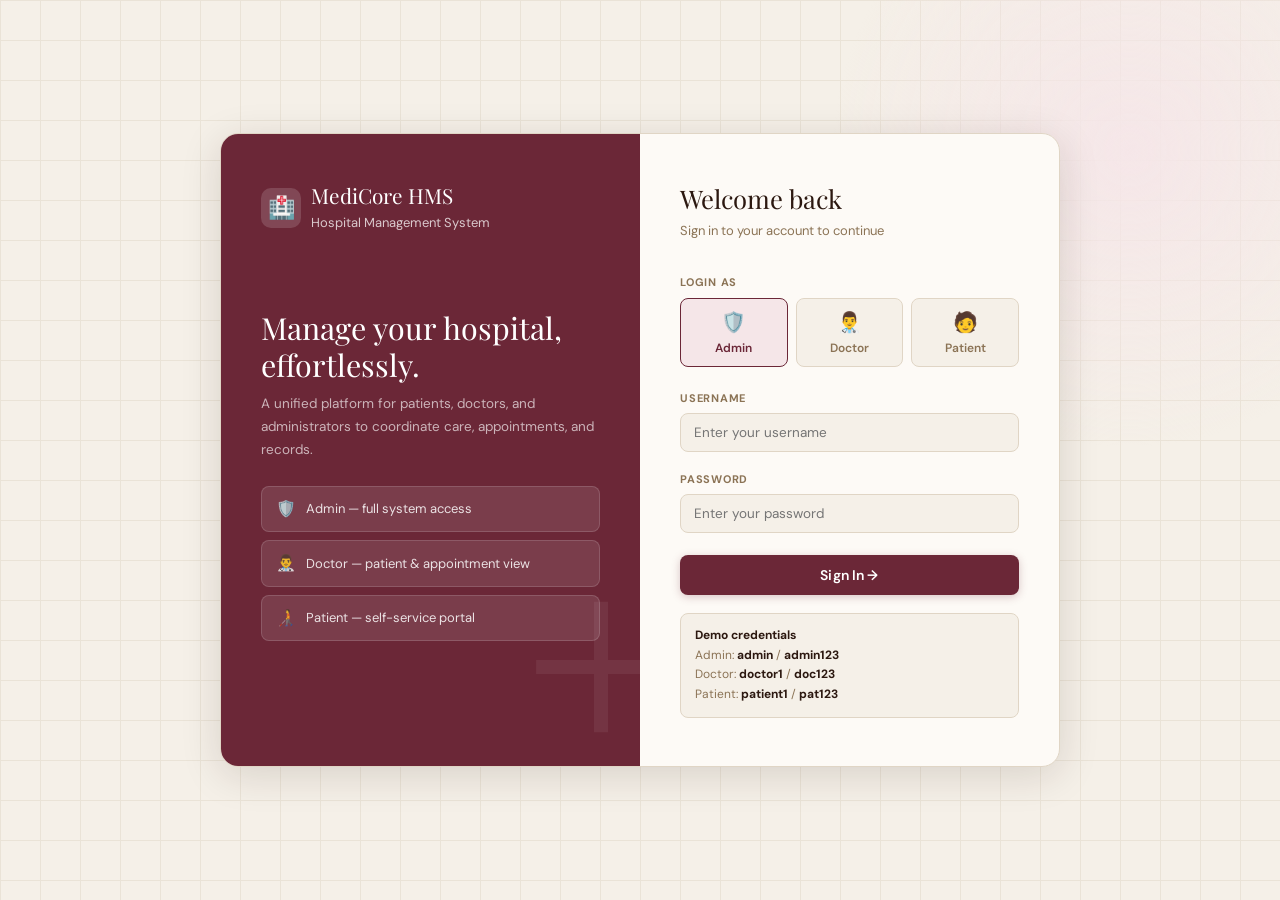
<file: index.html>
<!DOCTYPE html>
<html lang="en">
<head>
  <meta charset="UTF-8" />
  <link rel="icon" href="data:image/svg+xml,<svg xmlns='http://www.w3.org/2000/svg' viewBox='0 0 100 100'><text y='.9em' font-size='90'>🏥</text></svg>">
  <meta name="viewport" content="width=device-width, initial-scale=1.0"/>
  <title>MediCore HMS — Login</title>
  <link rel="stylesheet" href="style.css"/>
  <style>
    body {
      display: flex;
      align-items: center;
      justify-content: center;
      min-height: 100vh;
      background: var(--bg);
      position: relative;
      overflow: hidden;
    }
    /* decorative background grid */
    body::before {
      content: '';
      position: fixed; inset: 0;
      background-image:
        linear-gradient(var(--border) 1px, transparent 1px),
        linear-gradient(90deg, var(--border) 1px, transparent 1px);
      background-size: 40px 40px;
      opacity: 0.5;
      pointer-events: none;
    }
    /* large accent circle */
    body::after {
      content: '';
      position: fixed;
      width: 600px; height: 600px;
      border-radius: 50%;
      background: radial-gradient(circle, var(--accent-lt) 0%, transparent 70%);
      top: -150px; right: -150px;
      pointer-events: none;
    }
    .login-wrap {
      display: grid;
      grid-template-columns: 1fr 1fr;
      background: var(--surface);
      border: 1px solid var(--border);
      border-radius: 18px;
      box-shadow: var(--shadow-lg);
      overflow: hidden;
      width: 840px;
      max-width: 96vw;
      position: relative;
      z-index: 1;
      animation: slideUp 0.5s cubic-bezier(0.16,1,0.3,1) both;
    }
    @keyframes slideUp {
      from { opacity: 0; transform: translateY(30px); }
      to   { opacity: 1; transform: none; }
    }
    /* Left panel */
    .login-panel {
      background: var(--accent);
      padding: 48px 40px;
      display: flex;
      flex-direction: column;
      justify-content: space-between;
      position: relative;
      overflow: hidden;
    }
    .login-panel::before {
      content: '+';
      position: absolute;
      font-size: 280px;
      font-family: 'DM Serif Display', serif;
      color: rgba(255,255,255,0.06);
      right: -40px; bottom: -40px;
      line-height: 1;
    }
    .login-brand {
      display: flex;
      align-items: center;
      gap: 10px;
      color: #fff;
    }
    .login-brand .logo {
      width: 40px; height: 40px;
      background: rgba(255,255,255,0.15);
      border-radius: 10px;
      display: flex; align-items: center; justify-content: center;
      font-size: 22px;
    }
    .login-brand h1 {
      font-size: 1.3rem;
      color: #fff;
    }
    .login-tagline {
      color: rgba(255,255,255,0.75);
      font-size: 13px;
      margin-top: 4px;
      font-weight: 400;
    }
    .login-panel-body { flex: 1; display: flex; flex-direction: column; justify-content: center; padding: 32px 0; }
    .login-panel-body h2 { color: #fff; font-size: 1.9rem; line-height: 1.2; }
    .login-panel-body p { color: rgba(255,255,255,0.65); margin-top: 10px; font-size: 13.5px; line-height: 1.7; }
    .login-roles {
      display: flex;
      flex-direction: column;
      gap: 8px;
      margin-top: 24px;
    }
    .role-pill {
      display: flex;
      align-items: center;
      gap: 10px;
      background: rgba(255,255,255,0.1);
      border: 1px solid rgba(255,255,255,0.15);
      border-radius: 8px;
      padding: 9px 14px;
      color: rgba(255,255,255,0.85);
      font-size: 13px;
    }
    .role-pill .icon { font-size: 16px; }
    .login-footer { color: rgba(255,255,255,0.4); font-size: 11px; }

    /* Right panel - form */
    .login-form-panel {
      padding: 48px 40px;
      display: flex;
      flex-direction: column;
      justify-content: center;
    }
    .login-form-panel h2 { font-size: 1.6rem; margin-bottom: 6px; }
    .login-form-panel > p { color: var(--muted); font-size: 13px; margin-bottom: 32px; }
    .login-form { display: flex; flex-direction: column; gap: 18px; }
    .login-form .form-group { gap: 6px; }
    .role-select-group { display: grid; grid-template-columns: 1fr 1fr 1fr; gap: 8px; margin-bottom: 4px; }
    .role-btn {
      display: flex;
      flex-direction: column;
      align-items: center;
      gap: 5px;
      padding: 10px 6px;
      border: 1.5px solid var(--border);
      border-radius: 8px;
      background: var(--bg);
      cursor: pointer;
      font-family: 'DM Sans', sans-serif;
      font-size: 12px;
      font-weight: 600;
      color: var(--muted);
      transition: all 0.18s;
    }
    .role-btn .icon { font-size: 20px; }
    .role-btn.selected {
      border-color: var(--accent);
      background: var(--accent-lt);
      color: var(--accent);
    }
    .error-msg {
      background: var(--red-lt);
      color: var(--red);
      border-radius: 7px;
      padding: 10px 14px;
      font-size: 13px;
      display: none;
    }
    .error-msg.show { display: block; }
    .btn-login {
      width: 100%;
      justify-content: center;
      padding: 11px;
      font-size: 14px;
      border-radius: 8px;
      margin-top: 4px;
    }
    .demo-hint {
      margin-top: 18px;
      background: var(--bg);
      border: 1px solid var(--border);
      border-radius: 8px;
      padding: 12px 14px;
      font-size: 12px;
      color: var(--muted);
    }
    .demo-hint strong { color: var(--text); }
    @media (max-width: 680px) {
      .login-wrap { grid-template-columns: 1fr; }
      .login-panel { display: none; }
    }
  </style>
</head>
<body>
  <div class="login-wrap">
    <!-- Left visual panel -->
    <div class="login-panel">
      <div class="login-brand">
        <div class="logo">🏥</div>
        <div>
          <h1>MediCore HMS</h1>
          <p class="login-tagline">Hospital Management System</p>
        </div>
      </div>
      <div class="login-panel-body">
        <h2>Manage your hospital, effortlessly.</h2>
        <p>A unified platform for patients, doctors, and administrators to coordinate care, appointments, and records.</p>
        <div class="login-roles">
          <div class="role-pill"><span class="icon">🛡️</span> Admin — full system access</div>
          <div class="role-pill"><span class="icon">👨‍⚕️</span> Doctor — patient &amp; appointment view</div>
          <div class="role-pill"><span class="icon">🧑‍🦯</span> Patient — self-service portal</div>
        </div>
      </div>
    </div>

    <!-- Right form panel -->
    <div class="login-form-panel">
      <h2>Welcome back</h2>
      <p>Sign in to your account to continue</p>

      <div class="login-form">
        <div class="form-group">
          <label>Login as</label>
          <div class="role-select-group">
            <button class="role-btn selected" data-role="admin" onclick="selectRole('admin')">
              <span class="icon">🛡️</span> Admin
            </button>
            <button class="role-btn" data-role="doctor" onclick="selectRole('doctor')">
              <span class="icon">👨‍⚕️</span> Doctor
            </button>
            <button class="role-btn" data-role="patient" onclick="selectRole('patient')">
              <span class="icon">🧑</span> Patient
            </button>
          </div>
        </div>

        <div class="form-group">
          <label for="username">Username</label>
          <input type="text" id="username" placeholder="Enter your username" autocomplete="username"/>
        </div>

        <div class="form-group">
          <label for="password">Password</label>
          <input type="password" id="password" placeholder="Enter your password" autocomplete="current-password"
            onkeydown="if(event.key==='Enter') doLogin()"/>
        </div>

        <div class="error-msg" id="loginError">Invalid username or password. Please try again.</div>

        <button class="btn btn-primary btn-login" onclick="doLogin()">Sign In →</button>
      </div>

      <div class="demo-hint">
        <strong>Demo credentials</strong><br/>
        Admin: <strong>admin</strong> / <strong>admin123</strong><br/>
        Doctor: <strong>doctor1</strong> / <strong>doc123</strong><br/>
        Patient: <strong>patient1</strong> / <strong>pat123</strong>
      </div>
    </div>
  </div>

  <script>
    let selectedRole = 'admin';

    function selectRole(role) {
      selectedRole = role;
      document.querySelectorAll('.role-btn').forEach(b => b.classList.remove('selected'));
      document.querySelector(`[data-role="${role}"]`).classList.add('selected');
    }

    async function doLogin() {
  const username = document.getElementById('username').value;
  const password = document.getElementById('password').value;

  const res = await fetch('http://localhost:8000/login', {
    method: 'POST',
    headers: {
      'Content-Type': 'application/x-www-form-urlencoded'
    },
    body: `username=${username}&password=${password}`
  });

  const role = await res.text();

  if (role === "invalid") {
    document.getElementById('loginError').textContent = "Invalid credentials";
    document.getElementById('loginError').classList.add('show');
    return;
  }

  if (role !== selectedRole) {
    document.getElementById('loginError').textContent = "Wrong role selected!";
    document.getElementById('loginError').classList.add('show');
    return;
  }
  sessionStorage.setItem('hms_user', JSON.stringify({ username, role }));

  window.location.href = role + ".html";
}
  </script>
</body>
</html>
</file>
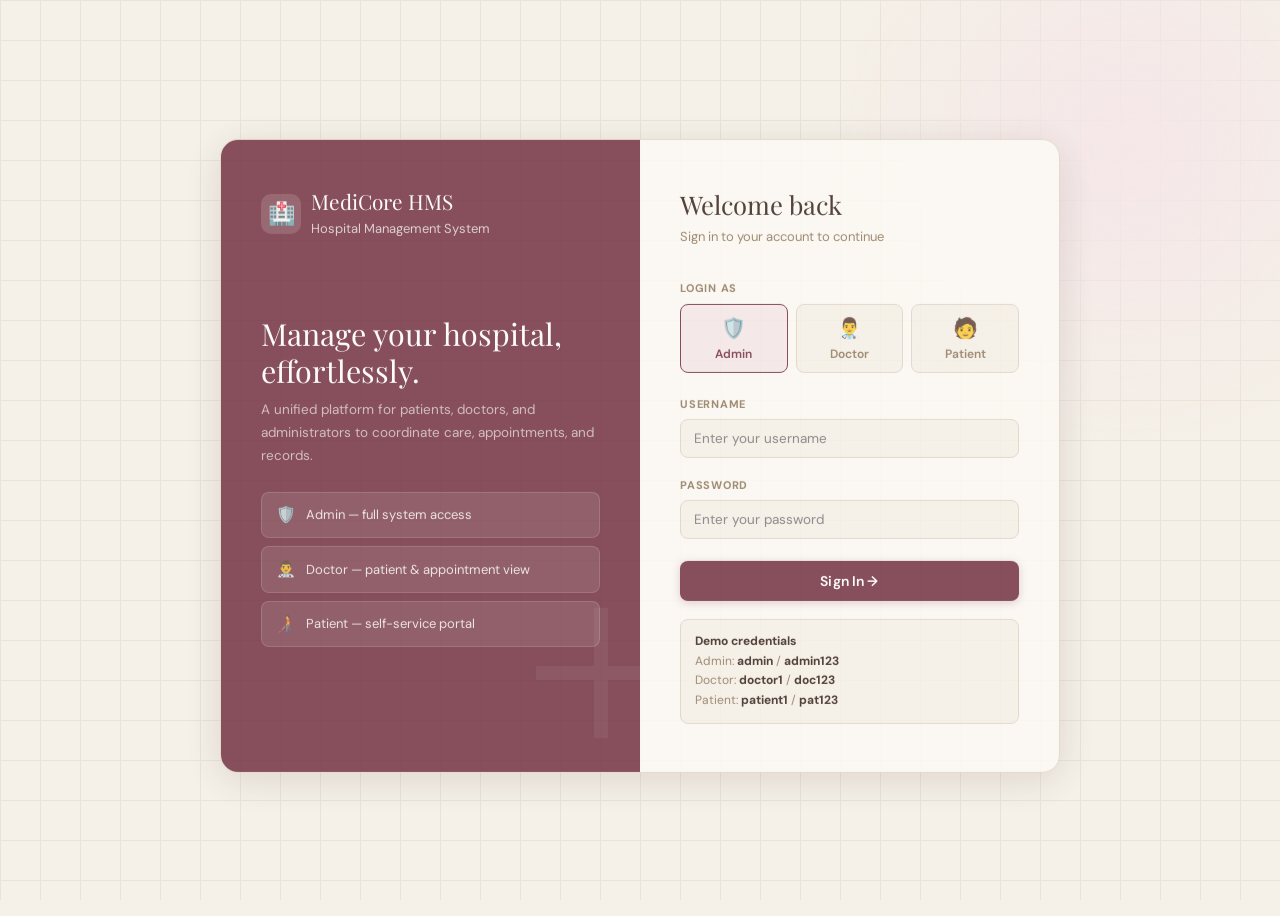
<file: admin.html>
<!DOCTYPE html>
<html lang="en">
<head>
  <meta charset="UTF-8" />
  <link rel="icon" href="data:image/svg+xml,<svg xmlns='http://www.w3.org/2000/svg' viewBox='0 0 100 100'><text y='.9em' font-size='90'>🏥</text></svg>">
  <title>Admin Dashboard</title>
  <link rel="stylesheet" href="style.css" />
</head>
<body onload="initAdmin()">

<div class="app-shell">

  <!-- TOPBAR -->
  <div class="topbar">
    <div class="topbar-brand">
      <div class="logo-icon">🏥</div>
      <span>MediCore HMS</span>
    </div>
    <div class="topbar-right">
      <div class="topbar-user">
        <div class="avatar">A</div>
        <span>Admin</span>
      </div>
      <button class="btn-logout" onclick="logout()">Logout</button>
    </div>
  </div>

  <!-- SIDEBAR -->
  <div class="sidebar">
    <div class="nav-item active" onclick="activatePage('dashboard','nav1')" id="nav1">📊 Dashboard</div>
    <div class="nav-item" onclick="activatePage('patients','nav2')" id="nav2">🧑 Patients</div>
    <div class="nav-item" onclick="activatePage('doctors','nav3')" id="nav3">👨‍⚕️ Doctors</div>
    <div class="nav-item" onclick="activatePage('appointments','nav4')" id="nav4">📅 Appointments</div>
  </div>

  <!-- MAIN -->
  <div class="main">

    <!-- DASHBOARD -->
    <div class="page active" id="dashboard">
      <div class="stats-grid">
        <div class="stat-card">
          <div class="stat-icon blue">👥</div>
          <div>
            <div class="stat-label">Patients</div>
            <div class="stat-value" id="totalPatients"></div>
          </div>
        </div>

        <div class="stat-card">
          <div class="stat-icon green">👨‍⚕️</div>
          <div>
            <div class="stat-label">Doctors</div>
            <div class="stat-value" id="totalDoctors"></div>
          </div>
        </div>

        <div class="stat-card">
          <div class="stat-icon amber">📅</div>
          <div>
            <div class="stat-label">Appointments</div>
            <div class="stat-value" id="totalAppointments"></div>
          </div>
        </div>
      </div>
    </div>

    <!-- PATIENTS -->
    <div class="page" id="patients">
      <div class="card">
        <div class="card-header"><h3>All Patients</h3></div>
        <div class="card-body">
          <table id="patientTable"></table>
        </div>
      </div>
    </div>

    <!-- DOCTORS -->
    <div class="page" id="doctors">
      <div class="card">
        <div class="card-header"><h3>All Doctors</h3></div>
        <div class="card-body">
          <table id="doctorTable"></table>
        </div>
      </div>
    </div>

    <!-- APPOINTMENTS -->
    <div class="page" id="appointments">
      <div class="card">
        <div class="card-header"><h3>All Appointments</h3></div>
        <div class="card-body">
          <table id="apptTable"></table>
        </div>
      </div>
    </div>

  </div>
</div>

<script src="script.js"></script>

<script>
async function initAdmin() {
  requireLogin('admin');
  await Promise.all([loadPatients(), loadDoctors(), loadAppointments()]);
}

async function loadPatients() {
  const res = await fetch('http://localhost:8000/getPatients');
  const raw = await res.text();
  const rows = raw.split('##').filter(s => s.trim());

  document.getElementById('totalPatients').innerText = rows.length;

  let html = "<tr><th>ID</th><th>Name</th><th>Phone</th></tr>";
  rows.forEach(row => {
    const [id, name, phone] = row.split('|');
    html += `<tr><td>${id}</td><td>${name}</td><td>${phone}</td></tr>`;
  });
  document.getElementById('patientTable').innerHTML = html;
}

async function loadDoctors() {
  const res = await fetch('http://localhost:8000/getDoctors');
  const raw = await res.text();
  const rows = raw.split('##').filter(s => s.trim());

  document.getElementById('totalDoctors').innerText = rows.length;

  let html = "<tr><th>ID</th><th>Name</th><th>Specialization</th><th>Phone</th><th>Available Days</th></tr>";
  rows.forEach(row => {
    const [id, name, spec, phone, days] = row.split('|');
    html += `<tr><td>${id}</td><td>${name}</td><td>${spec}</td><td>${phone}</td><td>${days}</td></tr>`;
  });
  document.getElementById('doctorTable').innerHTML = html;
}

async function loadAppointments() {
  const res = await fetch('http://localhost:8000/getAppointments');
  const raw = await res.text();
  const rows = raw.split('##').filter(s => s.trim());

  document.getElementById('totalAppointments').innerText = rows.length;

  let html = "<tr><th>ID</th><th>Patient</th><th>Doctor</th><th>Date & Time</th><th>Status</th></tr>";
  rows.forEach(row => {
    const [id, patient, doctor, datetime, status] = row.split('|');
    const badgeClass = status === 'scheduled' ? 'badge-amber'
                     : status === 'completed' ? 'badge-green'
                     : 'badge-red';
    html += `<tr>
      <td>${id}</td><td>${patient}</td><td>${doctor}</td>
      <td>${datetime}</td>
      <td><span class="badge ${badgeClass}">${status}</span></td>
    </tr>`;
  });
  document.getElementById('apptTable').innerHTML = html;
}
</script>

</body>
</html>
</file>
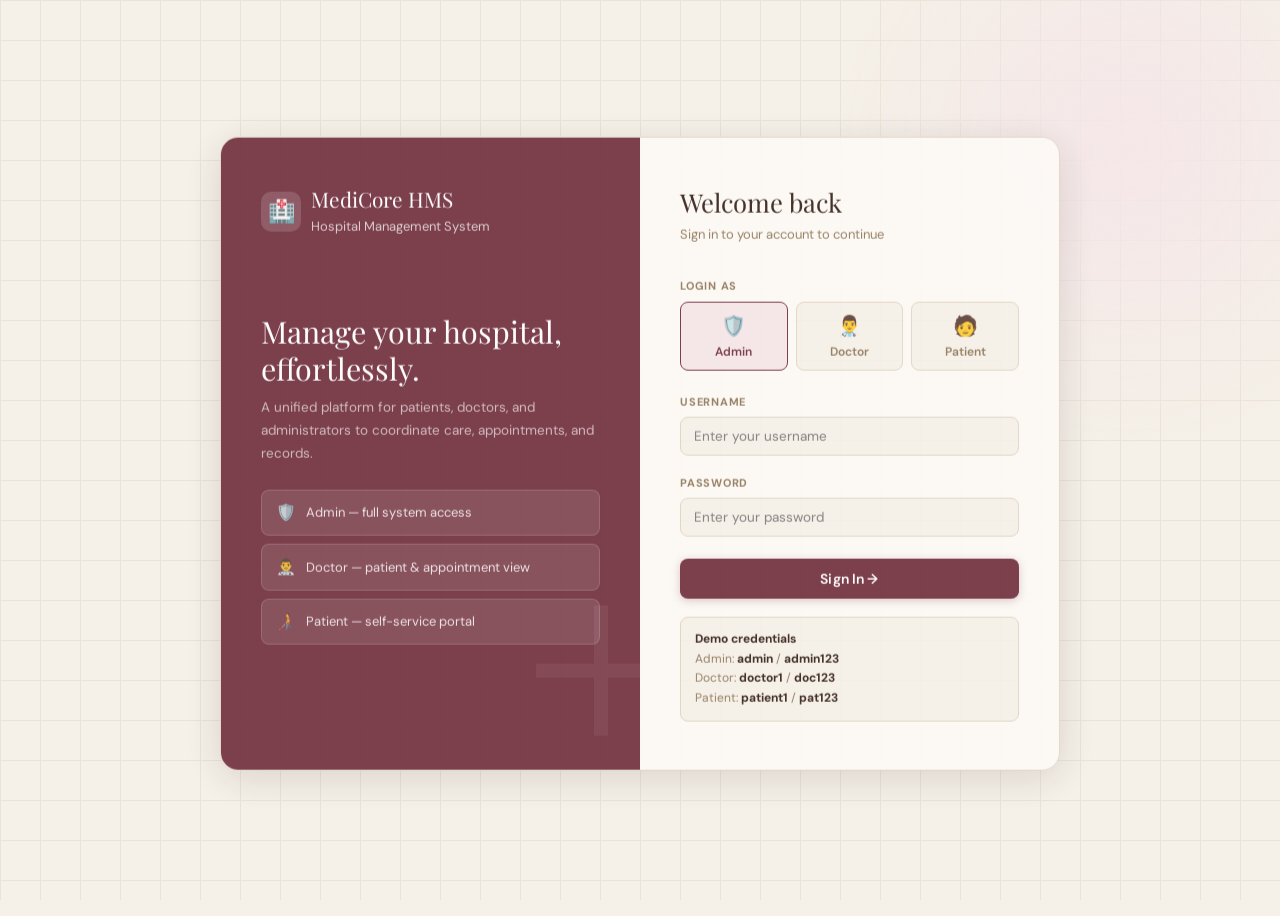
<file: doctor.html>
<!DOCTYPE html>
<html lang="en">
<head>
  <meta charset="UTF-8">
  <link rel="icon" href="data:image/svg+xml,<svg xmlns='http://www.w3.org/2000/svg' viewBox='0 0 100 100'><text y='.9em' font-size='90'>🏥</text></svg>">
  <title>Doctor Dashboard</title>
  <link rel="stylesheet" href="style.css">
  <style>
    .app-shell {
      grid-template-columns: 1fr;
    }
  </style>
</head>
<body onload="initDoctor()">

<div class="app-shell">

  <div class="topbar">
    <div class="topbar-brand">
      <div class="logo-icon">🏥</div>
      <span>MediCore HMS</span>
    </div>
    <button class="btn-logout" onclick="logout()">Logout</button>
  </div>

  <div class="sidebar" style="display:none;"></div>

<div class="main">
  <div class="page" id="addRecord">
    <div class="card">

      <div class="card-header">
        <h3>🩺 Add Medical Record</h3>
        <button class="btn btn-outline btn-sm" onclick="activatePage('appointments','nav1')">
          ← Back to Appointments
        </button>
      </div>

      <div class="card-body">

          <!-- BASIC INFO -->
        <div class="form-row">
          <input type="hidden" id="patientId">
          <input type="hidden" id="apptId">
        </div>

        <!-- Selected patient display -->
        <div id="selectedPatient" style="
          display:none;
          padding:8px 12px;
          background:#e8f5e9;
          border:1px solid #a5d6a7;
          border-radius:6px;
          margin-bottom:8px;
          font-size:14px; 
          color:#2e7d32;
        "></div>

        <!-- OBSERVATIONS -->
        <h4>Observations</h4>
        <textarea id="symptoms" placeholder="Symptoms (use # to separate)"></textarea>
        <input type="text" id="diagnosis" placeholder="Diagnosis">

        <!-- PRESCRIPTION -->
        <h4>Prescription</h4>
        <textarea id="medicines" placeholder="Medicines & Dosage (use # and @)"></textarea>
        <input type="text" id="dos" placeholder="Do's (# separated)">
        <input type="text" id="donts" placeholder="Don'ts (# separated)">
        <input type="text" id="investigations" placeholder="Investigations">
        <input type="date" id="followup">
        <input type="number" id="fees" placeholder="Fees">
        <button class="btn btn-primary" onclick="addRecord()">Save Record</button>

      </div>
    </div>
  </div>

  <div class="page active" id="appointments">
    <div class="card">
      <div class="card-header"><h3>My Appointments</h3></div>
      <div class="card-body">
        <div style="margin-bottom:12px;">
          <input type="text" id="apptSearch" placeholder="🔍 Search patient by name..."
                oninput="filterAppointments(this.value)"
                style="width:100%; padding:8px 12px; border:1px solid #ddd;
                        border-radius:6px; font-size:14px; box-sizing:border-box;">
        </div>
        <table id="doctorAppts"></table>
      </div>
    </div>
  </div>

    <div class="page" id="medicalHistory">
    <div class="card">

      <div class="card-header">
        <h3>🗂️ Medical History</h3>
        <button class="btn btn-outline btn-sm" onclick="activatePage('appointments','nav1')">
          ← Back to Appointments
        </button>
      </div>

      <div class="card-body">
        <div id="historyPatientBadge" style="
          display:none;
          padding:8px 12px;
          background:#e3f2fd;
          border:1px solid #90caf9;
          border-radius:6px;
          margin-bottom:16px;
          font-size:14px;
          color:#1565c0;
        "></div>
        <div id="historyContent">
          <p style="color:#999;">Select a patient from Appointments to view their medical history.</p>
        </div>
      </div>
    </div>
  </div>
</div>
</div>

<script src="script.js"></script>

<script>

function openAddRecord(patientId, patientName, apptId) {
  activatePage('addRecord', 'nav2');

  document.getElementById('patientId').value = patientId;
  document.getElementById('apptId').value = apptId;

  const badge = document.getElementById('selectedPatient');
  badge.textContent = `✔ Selected: ${patientName} (${patientId})`;
  badge.style.display = 'block';
}

let allAppointments = [];

async function initDoctor() {
  const user = requireLogin('doctor');

  try {
    const res = await fetch('http://localhost:8000/getAppointments?doctorId=D001');
    const text = await res.text();

    if (!text || text.trim() === '') {
      allAppointments = [];
      renderAppointments([]);
      return;
    }

    // Format from server: appt_id|patient_name|doctor_name|datetime|status|type##
    allAppointments = text.split('##')
      .filter(e => e.trim())
      .map(e => {
        const parts = e.split('|');
        return {
          appt_id:      parts[0],
          patient_name: parts[1],
          doctor_name:  parts[2],
          datetime:     parts[3],
          status:       parts[4],
          type:         parts[5],
        };
      });

    renderAppointments(allAppointments);

  } catch (err) {
    console.error('Failed to load appointments:', err);
  }
}

function renderAppointments(appointments) {
  let html = `<tr>
    <th>Patient</th><th>Date</th><th>Type</th><th>Status</th>
    <th>Prescription</th><th>History</th><th>Manage</th>
  </tr>`;

  appointments.forEach(a => {
    const status = a.status;

    let badgeClass = '';
    if (status === 'pending')   badgeClass = 'badge-blue';
    if (status === 'scheduled') badgeClass = 'badge-amber';
    if (status === 'completed') badgeClass = 'badge-green';
    if (status === 'cancelled') badgeClass = 'badge-red';

    // Prescription cell
    const prescCell = (status === 'scheduled')
      ? `<button class="btn btn-primary btn-sm"
           onclick="openAddRecord('${a.patient_id}', '${a.patient_name}', '${a.appt_id}')">
           ✏️ Write Prescription
         </button>`
      : `<span style="font-style:italic;font-size:12px;color:var(--muted);">
           ${status === 'pending' ? 'accept first' : status === 'cancelled' ? 'not available' : '—'}
         </span>`;

    // Manage cell
    let manageCell = '—';
    if (status === 'pending') {
      manageCell = `
        <div style="display:flex;gap:6px;">
          <button class="btn btn-success btn-sm"
            onclick="updateStatus('${a.appt_id}', 'scheduled')">
            ✅ Accept
          </button>
          <button class="btn btn-danger btn-sm"
            onclick="updateStatus('${a.appt_id}', 'cancelled')">
            ❌ Cancel
          </button>
        </div>`;
    } else if (status === 'scheduled') {
      manageCell = `
        <button class="btn btn-sm" style="background:var(--green-lt);color:var(--green);"
          onclick="updateStatus('${a.appt_id}', 'completed')">
          ☑️ Mark Complete
        </button>`;
    }

    html += `<tr>
      <td>${a.patient_name}</td>
      <td>${a.datetime}</td>
      <td>${a.type ?? '—'}</td>
      <td><span class="badge ${badgeClass}">${status}</span></td>
      <td>${prescCell}</td>
      <td>
        <button class="btn btn-sm" style="background:var(--amber-lt);color:var(--amber);"
          onclick="viewHistory('${a.patient_id}', '${a.patient_name}')">
          🗂️ View History
        </button>
      </td>
      <td>${manageCell}</td>
    </tr>`;
  });

  document.getElementById('doctorAppts').innerHTML = html;
}

async function updateStatus(apptId, status) {
  try {
    const res = await fetch('http://localhost:8000/updateStatus', {
      method: 'POST',
      headers: { 'Content-Type': 'application/x-www-form-urlencoded' },
      body: `apptId=${encodeURIComponent(apptId)}&status=${encodeURIComponent(status)}`
    });
    const result = await res.text();
    if (result === 'success') {
      const label = status === 'scheduled' ? 'Appointment accepted'
                  : status === 'cancelled' ? 'Appointment cancelled'
                  : 'Marked as complete';
      showToast(label, 'success');
      await initDoctor(); // Refresh the table
    } else {
      showToast('Failed to update status', 'error');
    }
  } catch (err) {
    showToast('Cannot connect to server.', 'error');
  }
}

function filterAppointments(query) {
  const filtered = allAppointments.filter(a =>
    a.patient_name.toLowerCase().includes(query.toLowerCase())
  );
  renderAppointments(filtered);
}

async function addRecord() {

  const patientId = document.getElementById('patientId').value;
  const apptId = document.getElementById('apptId').value;

  const symptoms = document.getElementById('symptoms').value;
  const diagnosis = document.getElementById('diagnosis').value;

  const medicines = document.getElementById('medicines').value;
  const dos = document.getElementById('dos').value;
  const donts = document.getElementById('donts').value;

  const investigations = document.getElementById('investigations').value;
  const followup = document.getElementById('followup').value;
  const fees = document.getElementById('fees').value;

  // 🔥 Combine data (important)
  const finalDiagnosis = diagnosis;

  const prescription =
    `Medicines: ${medicines}\nDo: ${dos}\nDon't: ${donts}`;

  const notes =
    `Symptoms: ${symptoms}\nInvestigations: ${investigations}\nFollow-up: ${followup}\nFees: ${fees}`;

  const res = await fetch('http://localhost:8000/addRecord', {
    method: 'POST',
    headers: {
      'Content-Type': 'application/x-www-form-urlencoded'
    },
    body: `patientId=${encodeURIComponent(patientId)}&doctorId=D001&apptId=${encodeURIComponent(apptId)}&diagnosis=${encodeURIComponent(finalDiagnosis)}&prescription=${encodeURIComponent(prescription)}&notes=${encodeURIComponent(notes)}`
  });

  const result = await res.text();

  if (result === "success") {
    showToast("Record added!", "success");
  } else {
    showToast("Error adding record", "error");
  }
}

async function viewHistory(patientId, patientName) {
  // Switch to Medical History page
  activatePage('medicalHistory', 'nav3');

  // Show patient badge
  const badge = document.getElementById('historyPatientBadge');
  badge.textContent = `Showing records for: ${patientName} (${patientId})`;
  badge.style.display = 'block';

  // Show loading state
  const content = document.getElementById('historyContent');
  content.innerHTML = '<p style="color:#999;">Loading records...</p>';

  try {
    const res = await fetch(`http://localhost:8000/getRecords?patientId=${patientId}`);
    const text = await res.text();

    if (!text || text.trim() === '') {
      content.innerHTML = '<p style="color:#999;">No medical records found for this patient.</p>';
      return;
    }

    const records = text.split('##').filter(r => r.trim());

    if (records.length === 0) {
      content.innerHTML = '<p style="color:#999;">No medical records found for this patient.</p>';
      return;
    }

    content.innerHTML = records.map(r => buildRecordCard(r)).join('');

  } catch (err) {
    content.innerHTML = '<p style="color:red;">Error loading records. Is the server running?</p>';
  }
}

function buildRecordCard(raw) {
  const parts = raw.split(' | ');
  const diagnosis    = parts[0]?.trim() || '—';
  const prescription = parts[1]?.trim() || '';
  const date         = parts[2]?.trim() || '—';

  const prescLines = prescription.replace(/\\n/g, '\n').split('\n');

  let medicines = '—', dos = '—', donts = '—';
  prescLines.forEach(line => {
    if (line.startsWith('Medicines:')) medicines = line.replace('Medicines:', '').trim() || '—';
    if (line.startsWith('Do:'))        dos       = line.replace('Do:', '').trim()        || '—';
    if (line.startsWith("Don't:"))     donts     = line.replace("Don't:", '').trim()     || '—';
  });

  const formatList = val =>
    val === '—' ? '—' : val.split('#').map(s => s.trim()).filter(Boolean)
                           .map(s => `<span class="list-item">• ${s}</span>`).join('');

  return `
    <div class="record-card">
      <div class="record-header">
        <span>🩺 ${diagnosis}</span>
        <span class="badge badge-blue record-date">📅 ${date}</span>
      </div>
      <div class="record-body" style="margin-top:14px;">
        <div class="three-col">
          <div class="rx-block rx-medicine">
            <div class="rx-label">💊 Medicines</div>
            <div class="rx-content">${formatList(medicines)}</div>
          </div>
          <div class="rx-block rx-do">
            <div class="rx-label">✅ Do's</div>
            <div class="rx-content">${formatList(dos)}</div>
          </div>
          <div class="rx-block rx-dont">
            <div class="rx-label">❌ Don'ts</div>
            <div class="rx-content">${formatList(donts)}</div>
          </div>
        </div>
      </div>
    </div>
  `;
}

</script>

<div id="toast"></div>

</body>
</html>
</file>
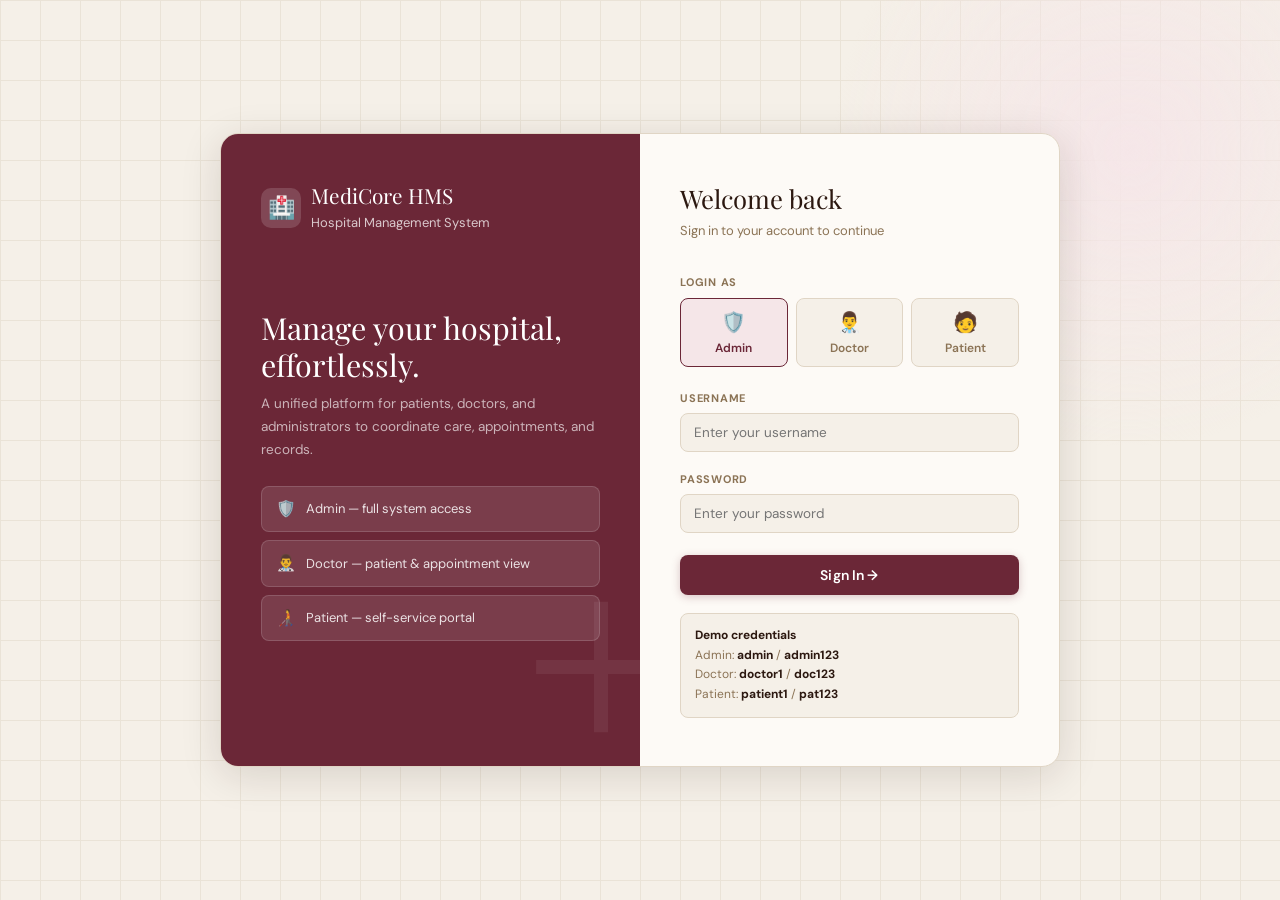
<file: patient.html>
<!DOCTYPE html>
<html lang="en">
<head>
  <meta charset="UTF-8">
  <link rel="icon" href="data:image/svg+xml,<svg xmlns='http://www.w3.org/2000/svg' viewBox='0 0 100 100'><text y='.9em' font-size='90'>🏥</text></svg>">
  <title>Patient Dashboard</title>
  <link rel="stylesheet" href="style.css">
  <style>
    .prescription {
      background: var(--surface);
      border: 1px solid var(--border);
      border-radius: 12px;
      padding: 24px 28px;
      margin-bottom: 20px;
      box-shadow: var(--shadow);
    }
    .prescription-header {
      display: flex;
      justify-content: space-between;
      align-items: center;
      margin-bottom: 14px;
    }
    .hospital-name {
      font-family: 'DM Serif Display', serif;
      font-size: 1.1rem;
      color: var(--accent);
    }
    .prescription-date {
      font-size: 13px;
      color: var(--muted);
      font-weight: 500;
    }
    .prescription hr {
      border: none;
      border-top: 1px solid var(--border);
      margin-bottom: 16px;
    }
    .prescription-section {
      margin-bottom: 14px;
    }
    .prescription-section h4 {
      font-size: 12px;
      font-weight: 700;
      text-transform: uppercase;
      letter-spacing: 0.07em;
      color: var(--muted);
      margin-bottom: 6px;
    }
    .prescription-section p {
      font-size: 13.5px;
      color: var(--text);
    }
    .prescription-section ul {
      padding-left: 18px;
      margin: 0;
    }
    .prescription-section ul li {
      font-size: 13.5px;
      color: var(--text);
      margin-bottom: 3px;
    }
    .prescription-footer {
      margin-top: 20px;
      text-align: right;
      font-style: italic;
      font-size: 13px;
      color: var(--muted);
      border-top: 1px solid var(--border);
      padding-top: 12px;
    }
    .book-form {
      display: flex;
      flex-direction: column;
      gap: 16px;
      max-width: 480px;
    }
    .book-form select,
    .book-form input[type="datetime-local"] {
      width: 100%;
    }
    .no-records {
      text-align: center;
      padding: 48px 20px;
      color: var(--muted);
      font-size: 14px;
    }
    .no-records .icon {
      font-size: 40px;
      display: block;
      margin-bottom: 10px;
    }
  </style>
</head>

<body onload="initPatient()">

<div class="app-shell">

  <div class="topbar">
    <div class="topbar-brand">
      <div class="logo-icon">🏥</div>
      <span>MediCore HMS</span>
    </div>
    <div class="topbar-right">
      <div class="topbar-user">
        <div class="avatar" id="avatarInitial">P</div>
        <span id="topbarUsername">Patient</span>
      </div>
      <button class="btn-logout" onclick="logout()">Logout</button>
    </div>
  </div>

  <div class="sidebar">
    <div class="sidebar-section">Menu</div>
    <div class="nav-item active" id="nav1" onclick="activatePage('book','nav1')">
      <span class="icon">📅</span> Book Appointment
    </div>
    <div class="nav-item" id="nav2" onclick="activatePage('records','nav2'); loadRecords()">
      <span class="icon">📄</span> Medical Records
    </div>
  </div>

  <div class="main">

    <div class="page active" id="book">
      <div class="page-header">
        <div>
          <h2>Book Appointment</h2>
          <p>Select a doctor and choose an available slot</p>
        </div>
      </div>
      <div class="card">
        <div class="card-header"><h3>📅 New Appointment</h3></div>
        <div class="card-body">
          <div class="book-form">

            <div class="form-group">
              <label>Select Doctor</label>
              <select id="doctorSelect" onchange="onDoctorChange()"></select>
            </div>

            <div class="form-group">
              <label>Appointment Type</label>
              <select id="apptType">
                <option value="regular">Regular</option>
                <option value="emergency">Emergency</option>
              </select>
            </div>

            <div class="form-group" id="availableDaysNote" style="display:none;">
              <label>Doctor's Available Days</label>
              <div id="daysDisplay" style="
                padding: 8px 12px;
                background: var(--accent-lt);
                border-radius: 6px;
                font-size: 13px;
                color: var(--accent);
                font-weight: 500;
              "></div>
            </div>

            <div class="form-group">
              <label>Select Date</label>
              <input type="date" id="apptDate"
                    oninput="onDateChange()"
                    style="width:100%;">
              <div id="dateError" style="
                display:none;
                color:var(--red);
                font-size:12px;
                margin-top:4px;
                font-style:italic;
              "></div>
            </div>

            <div class="form-group" id="slotsSection" style="display:none;">
              <label>Available Time Slots</label>
              <div id="slotsGrid" style="
                display: grid;
                grid-template-columns: repeat(auto-fill, minmax(90px, 1fr));
                gap: 8px;
                margin-top: 4px;
              "></div>
            </div>

            <input type="hidden" id="selectedSlot">

            <button class="btn btn-primary" style="width:fit-content"
                    onclick="bookAppointment()">
              Confirm Booking →
            </button>

          </div>
        </div>
      </div>
    </div>

    <div class="page" id="records">
      <div class="page-header">
        <div>
          <h2>Medical Records</h2>
          <p>Your prescriptions and diagnoses from past visits</p>
        </div>
        <button class="btn btn-outline btn-sm" onclick="loadRecords()">↺ Refresh</button>
      </div>
      <div id="recordsList"></div>
    </div>

  </div>
</div>

<div id="toast"></div>

<script src="script.js"></script>

<script>

async function initPatient() {
  const user = requireLogin('patient');
  if (!user) return;
  document.getElementById('topbarUsername').textContent = user.username;
  document.getElementById('avatarInitial').textContent = user.username.charAt(0).toUpperCase();
  await loadDoctorDropdown();
  onDoctorChange();
}

async function loadDoctorDropdown() {
  const res = await fetch('http://localhost:8000/getDoctors');
  const raw = await res.text();
  const select = document.getElementById('doctorSelect');
  select.innerHTML = '';
  raw.split('##').filter(s => s.trim()).forEach(row => {
    const [id, name, spec] = row.split('|');
    const opt = document.createElement('option');
    opt.value = id;
    opt.textContent = `${name} — ${spec}`;
    select.appendChild(opt);
  });
}

// Maps "Mon" -> 1, "Tue" -> 2, etc.
const DAY_MAP = { Mon:1, Tue:2, Wed:3, Thu:4, Fri:5, Sat:6, Sun:0 };

let currentAvailableDays = [];

async function onDoctorChange() {
  // Reset date and slots
  document.getElementById('apptDate').value = '';
  document.getElementById('slotsSection').style.display = 'none';
  document.getElementById('slotsGrid').innerHTML = '';
  document.getElementById('selectedSlot').value = '';
  document.getElementById('dateError').style.display = 'none';

  const doctorId = document.getElementById('doctorSelect').value;
  if (!doctorId) return;

  // Fetch available days for selected doctor
  const res = await fetch(`http://localhost:8000/getSlots?doctorId=${doctorId}&date=2000-01-01`);
  const raw = await res.text();
  const availableDays = raw.split('|')[0]; // e.g. "Mon,Wed,Fri"

  currentAvailableDays = availableDays.split(',').map(d => d.trim());

  // Show available days note
  document.getElementById('daysDisplay').textContent = currentAvailableDays.join('  •  ');
  document.getElementById('availableDaysNote').style.display = 'block';

  // Set min date to today
  const today = new Date().toISOString().split('T')[0];
  document.getElementById('apptDate').min = today;
}

function isDayAvailable(dateStr) {
  const date = new Date(dateStr + 'T00:00:00');
  const dayIndex = date.getDay(); // 0=Sun, 1=Mon...
  return currentAvailableDays.some(d => DAY_MAP[d] === dayIndex);
}

async function onDateChange() {
  const dateStr = document.getElementById('apptDate').value;
  const dateError = document.getElementById('dateError');
  const slotsSection = document.getElementById('slotsSection');
  const slotsGrid = document.getElementById('slotsGrid');

  document.getElementById('selectedSlot').value = '';
  slotsGrid.innerHTML = '';
  slotsSection.style.display = 'none';
  dateError.style.display = 'none';

  if (!dateStr) return;

  // Check if selected day is available
  if (!isDayAvailable(dateStr)) {
    dateError.textContent = `This doctor is not available on ${new Date(dateStr + 'T00:00:00')
      .toLocaleDateString('en-US', {weekday:'long'})}. Available days: ${currentAvailableDays.join(', ')}`;
    dateError.style.display = 'block';
    return;
  }

  // Fetch booked slots for this doctor on this date
  const doctorId = document.getElementById('doctorSelect').value;
  const res = await fetch(`http://localhost:8000/getSlots?doctorId=${doctorId}&date=${dateStr}`);
  const raw = await res.text();
  const bookedSlots = raw.split('|')[1]
    ? raw.split('|')[1].split(',').filter(s => s.trim())
    : [];

  // Generate 10:00 - 17:00 in 30 min slots
  const allSlots = [];
  for (let h = 10; h < 17; h++) {
    allSlots.push(`${String(h).padStart(2,'0')}:00`);
    allSlots.push(`${String(h).padStart(2,'0')}:30`);
  }

  slotsGrid.innerHTML = '';
  allSlots.forEach(slot => {
    const isBooked = bookedSlots.includes(slot);
    const btn = document.createElement('button');
    btn.textContent = slot;
    btn.style.cssText = `
      padding: 8px;
      border-radius: 6px;
      border: 1px solid ${isBooked ? 'var(--border)' : 'var(--accent)'};
      background: ${isBooked ? 'var(--bg)' : 'var(--surface)'};
      color: ${isBooked ? 'var(--muted)' : 'var(--accent)'};
      cursor: ${isBooked ? 'not-allowed' : 'pointer'};
      font-size: 13px;
      font-weight: 500;
      transition: all 0.15s;
    `;
    if (!isBooked) {
      btn.onclick = () => selectSlot(slot, btn);
    }
    slotsGrid.appendChild(btn);
  });

  slotsSection.style.display = 'block';
}

function selectSlot(slot, btn) {
  // Deselect all
  document.querySelectorAll('#slotsGrid button').forEach(b => {
    if (!b.disabled) {
      b.style.background = 'var(--surface)';
      b.style.color = 'var(--accent)';
      b.style.fontWeight = '500';
    }
  });
  // Select clicked
  btn.style.background = 'var(--accent)';
  btn.style.color = '#fff';
  btn.style.fontWeight = '600';
  document.getElementById('selectedSlot').value = slot;
}

async function bookAppointment() {
  const doctorId = document.getElementById('doctorSelect').value;
  const type     = document.getElementById('apptType').value;
  const date     = document.getElementById('apptDate').value;
  const slot     = document.getElementById('selectedSlot').value;

  if (!date)  { showToast("Please select a date.", "error"); return; }
  if (!slot)  { showToast("Please select a time slot.", "error"); return; }

  if (!isDayAvailable(date)) {
    showToast("Doctor not available on this day.", "error");
    return;
  }

  const datetime = `${date} ${slot}:00`;

  try {
    const res = await fetch('http://localhost:8000/book', {
      method: 'POST',
      headers: { 'Content-Type': 'application/x-www-form-urlencoded' },
      body: `patientId=P001&doctorId=${doctorId}&datetime=${encodeURIComponent(datetime)}&type=${type}`
    });
    const result = await res.text();
    if (result === "conflict") {
      showToast("That slot was just taken. Please pick another.", "error");
      onDateChange(); // Refresh slots
    } else if (result === "success") {
      showToast("Appointment request sent!", "success");
      document.getElementById('apptDate').value = '';
      document.getElementById('slotsSection').style.display = 'none';
      document.getElementById('selectedSlot').value = '';
    } else {
      showToast("Server error: " + result, "error");
    }
  } catch (err) {
    showToast("Cannot connect to server.", "error");
  }
}

let recordsLoading = false;

async function loadRecords() {
  if (recordsLoading) return;
  recordsLoading = true;
  const container = document.getElementById('recordsList');
  container.innerHTML = '<div class="no-records"><span class="icon">⏳</span>Loading records...</div>';

  try {
    const res = await fetch('http://localhost:8000/getRecords?patientId=P001');
    const raw = await res.text();
    container.innerHTML = '';

    if (!raw || !raw.trim()) {
      container.innerHTML = '<div class="no-records"><span class="icon">📋</span>No records found.</div>';
      recordsLoading = false;
      return;
    }

    const segments = raw.split("##").filter(s => s.trim() !== "");
    const seen = new Set();
    const unique = segments.filter(s => {
      if (seen.has(s.trim())) return false;
      seen.add(s.trim());
      return true;
    });

    unique.forEach(segment => {
      const text = segment.replace(/\\n/g, "\n").trim();
      const firstPipe = text.indexOf("|");
      const lastPipe  = text.lastIndexOf("|");
      if (firstPipe === -1 || firstPipe === lastPipe) return;

      const diagnosis    = text.substring(0, firstPipe).trim();
      const prescription = text.substring(firstPipe + 1, lastPipe).trim();
      const date         = text.substring(lastPipe + 1).trim();

      let medicinesHtml = '', dosHtml = '', dontsHtml = '';
      prescription.split("\n").forEach(line => {
        line = line.trim();
        if (line.startsWith("Medicines:")) {
          const items = line.replace("Medicines:", "").split("#").map(i => i.trim()).filter(Boolean);
          medicinesHtml = `<div class="prescription-section"><h4>Medicines</h4><ul>${items.map(i=>`<li>${i}</li>`).join('')}</ul></div>`;
        } else if (line.startsWith("Do:")) {
          const items = line.replace("Do:", "").split("#").map(i => i.trim()).filter(Boolean);
          dosHtml = `<div class="prescription-section"><h4>Do's</h4><ul>${items.map(i=>`<li>${i}</li>`).join('')}</ul></div>`;
        } else if (line.startsWith("Don't:")) {
          const items = line.replace("Don't:", "").split("#").map(i => i.trim()).filter(Boolean);
          dontsHtml = `<div class="prescription-section"><h4>Don'ts</h4><ul>${items.map(i=>`<li>${i}</li>`).join('')}</ul></div>`;
        }
      });

      const card = document.createElement("div");
      card.className = "prescription";
      card.innerHTML = `
        <div class="prescription-header">
          <div class="hospital-name">🏥 MediCore Hospital</div>
          <div class="prescription-date">${date}</div>
        </div>
        <hr>
        <div class="prescription-section"><h4>Diagnosis</h4><p>${diagnosis}</p></div>
        ${medicinesHtml}${dosHtml}${dontsHtml}
        <div class="prescription-footer">— Doctor Signature</div>
      `;
      container.appendChild(card);
    });

  } catch (err) {
    container.innerHTML = '<div class="no-records"><span class="icon">⚠️</span>Cannot connect to server.</div>';
  }
  recordsLoading = false;
}

</script>

</body>
</html>
</file>
<file: style.css>
@import url('https://fonts.googleapis.com/css2?family=Playfair+Display:ital,wght@0,400;0,600;1,400&family=DM+Sans:wght@300;400;500;600&display=swap');

:root {
  /* ── CORE PALETTE ── */
  --bg:         #F5F0E8;
  --surface:    #FDFAF6;
  --border:     #E0D5C5;
  --border-md:  #CEC0AC;

  /* ── MAROON FAMILY ── */
  --accent:     #6B2737;
  --accent-md:  #9C4A5A;
  --accent-lt:  #F5E6E8;
  --accent-xlt: #FBF3F4;

  /* ── TEXT ── */
  --text:       #2C1810;
  --muted:      #8B7355;
  --muted-lt:   #B5A38A;

  /* ── SEMANTIC ── */
  --green:      #3D6B4F;
  --green-lt:   #E4F0E8;
  --red:        #8B2020;
  --red-lt:     #FDEAEA;
  --amber:      #8B6914;
  --amber-lt:   #FDF3DC;
  --blue:       #1A4A6B;
  --blue-lt:    #E4EEF7;

  /* ── SHAPE & DEPTH ── */
  --radius:     12px;
  --radius-sm:  8px;
  --radius-lg:  16px;
  --shadow:     0 2px 16px rgba(44, 24, 16, 0.08);
  --shadow-lg:  0 8px 40px rgba(44, 24, 16, 0.14);
  --shadow-sm:  0 1px 6px  rgba(44, 24, 16, 0.06);
}

*, *::before, *::after { box-sizing: border-box; margin: 0; padding: 0; }

body {
  font-family: 'DM Sans', sans-serif;
  background: var(--bg);
  color: var(--text);
  min-height: 100vh;
  font-size: 14px;
  line-height: 1.65;
}

/* ── SCROLLBAR ── */
::-webkit-scrollbar { width: 6px; }
::-webkit-scrollbar-track { background: var(--bg); }
::-webkit-scrollbar-thumb { background: var(--border-md); border-radius: 99px; }
::-webkit-scrollbar-thumb:hover { background: var(--accent-md); }

/* ── TYPOGRAPHY ── */
h1, h2, h3 {
  font-family: 'Playfair Display', serif;
  font-weight: 400;
  line-height: 1.25;
  color: var(--text);
}
h1 { font-size: 2.2rem; }
h2 { font-size: 1.55rem; }
h3 { font-size: 1.1rem; }
h4 {
  font-size: 12px;
  font-weight: 600;
  text-transform: uppercase;
  letter-spacing: 0.07em;
  color: var(--muted);
  margin-top: 15px;
  margin-bottom: 5px;
}

/* ── LAYOUT ── */
.app-shell {
  display: grid;
  grid-template-columns: 240px 1fr;
  grid-template-rows: 64px 1fr;
  min-height: 100vh;
}

/* ── TOPBAR ── */
.topbar {
  grid-column: 1 / -1;
  background: linear-gradient(135deg, #5A1F2D 0%, #6B2737 60%, #7D3347 100%);
  display: flex;
  align-items: center;
  justify-content: space-between;
  padding: 0 32px;
  position: sticky;
  top: 0;
  z-index: 100;
  box-shadow: 0 2px 12px rgba(107, 39, 55, 0.35);
}
.topbar-brand {
  display: flex;
  align-items: center;
  gap: 12px;
  color: #fff;
}
.topbar-brand .logo-icon {
  width: 36px; height: 36px;
  background: rgba(255,255,255,0.15);
  border: 1px solid rgba(255,255,255,0.2);
  border-radius: 10px;
  display: flex; align-items: center; justify-content: center;
  font-size: 18px;
  backdrop-filter: blur(4px);
}
.topbar-brand span {
  font-family: 'Playfair Display', serif;
  font-size: 1.2rem;
  letter-spacing: 0.02em;
  color: #fff;
}
.topbar-right {
  display: flex;
  align-items: center;
  gap: 16px;
}
.topbar-user {
  display: flex;
  align-items: center;
  gap: 9px;
  color: rgba(255,255,255,0.9);
  font-size: 13px;
}
.topbar-user .avatar {
  width: 34px; height: 34px;
  border-radius: 50%;
  background: rgba(255,255,255,0.2);
  border: 1px solid rgba(255,255,255,0.3);
  display: flex; align-items: center; justify-content: center;
  font-weight: 600;
  font-size: 13px;
  color: #fff;
}
.btn-logout {
  background: rgba(255,255,255,0.12);
  border: 1px solid rgba(255,255,255,0.28);
  color: #fff;
  padding: 6px 16px;
  border-radius: 8px;
  cursor: pointer;
  font-family: 'DM Sans', sans-serif;
  font-size: 12px;
  font-weight: 500;
  transition: all 0.2s;
  letter-spacing: 0.02em;
}
.btn-logout:hover {
  background: rgba(255,255,255,0.22);
  border-color: rgba(255,255,255,0.4);
}

/* ── SIDEBAR ── */
.sidebar {
  background: var(--surface);
  border-right: 1px solid var(--border);
  padding: 24px 0;
  display: flex;
  flex-direction: column;
  gap: 2px;
  overflow-y: auto;
}
.sidebar-section {
  padding: 8px 20px 4px;
  font-size: 10px;
  font-weight: 600;
  letter-spacing: 0.12em;
  text-transform: uppercase;
  color: var(--muted-lt);
  margin-top: 8px;
}
.nav-item {
  display: flex;
  align-items: center;
  gap: 11px;
  padding: 10px 20px;
  cursor: pointer;
  color: var(--muted);
  font-size: 13.5px;
  font-weight: 500;
  transition: all 0.15s;
  border-left: 3px solid transparent;
  user-select: none;
  border-radius: 0 8px 8px 0;
  margin-right: 8px;
}
.nav-item:hover {
  background: var(--accent-xlt);
  color: var(--accent);
}
.nav-item.active {
  background: var(--accent-lt);
  color: var(--accent);
  border-left-color: var(--accent);
  font-weight: 600;
}
.nav-item .icon { font-size: 16px; width: 20px; text-align: center; }

/* ── MAIN CONTENT ── */
.main {
  padding: 32px 36px;
  overflow-y: auto;
  background: var(--bg);
}
.page { display: none; }
.page.active {
  display: block;
  animation: fadeIn 0.22s ease;
}
@keyframes fadeIn {
  from { opacity: 0; transform: translateY(8px); }
  to   { opacity: 1; transform: none; }
}

/* ── PAGE HEADER ── */
.page-header {
  margin-bottom: 28px;
  display: flex;
  align-items: flex-end;
  justify-content: space-between;
}
.page-header h2 { color: var(--text); }
.page-header p  { color: var(--muted); font-size: 13px; margin-top: 4px; }

/* ── STAT CARDS ── */
.stats-grid {
  display: grid;
  grid-template-columns: repeat(auto-fit, minmax(200px, 1fr));
  gap: 18px;
  margin-bottom: 32px;
}
.stat-card {
  background: var(--surface);
  border: 1px solid var(--border);
  border-radius: var(--radius-lg);
  padding: 22px;
  display: flex;
  align-items: flex-start;
  gap: 16px;
  box-shadow: var(--shadow-sm);
  transition: box-shadow 0.2s, transform 0.2s;
}
.stat-card:hover {
  box-shadow: var(--shadow);
  transform: translateY(-1px);
}
.stat-icon {
  width: 46px; height: 46px;
  border-radius: 12px;
  display: flex; align-items: center; justify-content: center;
  font-size: 22px;
  flex-shrink: 0;
}
.stat-icon.blue  { background: var(--blue-lt); }
.stat-icon.green { background: var(--green-lt); }
.stat-icon.amber { background: var(--amber-lt); }
.stat-icon.red   { background: var(--red-lt); }
.stat-label {
  font-size: 11px;
  color: var(--muted);
  font-weight: 600;
  text-transform: uppercase;
  letter-spacing: 0.07em;
}
.stat-value {
  font-size: 1.9rem;
  font-family: 'Playfair Display', serif;
  color: var(--accent);
  line-height: 1.1;
  margin-top: 3px;
}

/* ── CARDS ── */
.card {
  background: var(--surface);
  border: 1px solid var(--border);
  border-radius: var(--radius-lg);
  box-shadow: var(--shadow-sm);
  margin-bottom: 22px;
  transition: box-shadow 0.2s;
}
.card:hover { box-shadow: var(--shadow); }
.card-header {
  padding: 18px 22px;
  border-bottom: 1px solid var(--border);
  display: flex;
  align-items: center;
  justify-content: space-between;
}
.card-header h3 {
  font-size: 1rem;
  color: var(--text);
}
.card-body { padding: 22px; }

/* ── TABLES ── */
.table-wrap { overflow-x: auto; }
table { width: 100%; border-collapse: collapse; font-size: 13px; }
thead tr { background: var(--bg); }
th {
  text-align: left;
  padding: 11px 16px;
  font-size: 10.5px;
  font-weight: 700;
  letter-spacing: 0.08em;
  text-transform: uppercase;
  color: var(--muted);
  border-bottom: 2px solid var(--border);
}
td {
  padding: 12px 16px;
  border-bottom: 1px solid var(--border);
  color: var(--text);
  vertical-align: middle;
}
tr:last-child td { border-bottom: none; }
tr:hover td { background: var(--accent-xlt); }

/* ── BADGES ── */
.badge {
  display: inline-block;
  padding: 4px 11px;
  border-radius: 99px;
  font-size: 11px;
  font-weight: 600;
  letter-spacing: 0.03em;
}
.badge-green  { background: var(--green-lt);  color: var(--green); }
.badge-amber  { background: var(--amber-lt);  color: var(--amber); }
.badge-red    { background: var(--red-lt);    color: var(--red); }
.badge-blue   { background: var(--blue-lt);   color: var(--blue); }
.badge-grey   { background: var(--bg);        color: var(--muted); }

/* ── BUTTONS ── */
.btn {
  display: inline-flex;
  align-items: center;
  gap: 6px;
  padding: 9px 20px;
  border-radius: var(--radius-sm);
  border: none;
  cursor: pointer;
  font-family: 'DM Sans', sans-serif;
  font-size: 13px;
  font-weight: 600;
  transition: all 0.18s;
  letter-spacing: 0.01em;
}
.btn-primary {
  background: var(--accent);
  color: #fff;
  box-shadow: 0 2px 8px rgba(107,39,55,0.25);
}
.btn-primary:hover {
  background: var(--accent-md);
  box-shadow: 0 4px 14px rgba(107,39,55,0.35);
  transform: translateY(-1px);
}
.btn-outline {
  background: transparent;
  border: 1px solid var(--border-md);
  color: var(--text);
}
.btn-outline:hover {
  background: var(--accent-xlt);
  border-color: var(--accent-md);
  color: var(--accent);
}
.btn-sm { padding: 6px 14px; font-size: 12px; }
.btn-danger {
  background: var(--red-lt);
  color: var(--red);
  border: 1px solid #F5C5C5;
}
.btn-danger:hover { background: #FBDADA; }
.btn-success {
  background: var(--green-lt);
  color: var(--green);
  border: 1px solid #BCD9C8;
}
.btn-success:hover { background: #D0EAD9; }

/* ── FORMS ── */
.form-grid {
  display: grid;
  grid-template-columns: 1fr 1fr;
  gap: 16px;
}
.form-grid.cols-3 { grid-template-columns: 1fr 1fr 1fr; }
.form-group { display: flex; flex-direction: column; gap: 6px; }
.form-group.full { grid-column: 1 / -1; }
label {
  font-size: 11px;
  font-weight: 700;
  color: var(--muted);
  text-transform: uppercase;
  letter-spacing: 0.07em;
}
input, select, textarea {
  padding: 10px 13px;
  border: 1px solid var(--border);
  border-radius: var(--radius-sm);
  background: var(--bg);
  font-family: 'DM Sans', sans-serif;
  font-size: 13.5px;
  color: var(--text);
  outline: none;
  transition: border-color 0.2s, box-shadow 0.2s, background 0.2s;
}
input:focus, select:focus, textarea:focus {
  border-color: var(--accent-md);
  box-shadow: 0 0 0 3px var(--accent-lt);
  background: var(--surface);
}
textarea { resize: vertical; min-height: 80px; }

.form-row {
  display: flex;
  gap: 10px;
  margin-bottom: 10px;
}
textarea { width: 100%; min-height: 70px; margin-bottom: 10px; }

/* ── MODAL ── */
.modal-overlay {
  position: fixed; inset: 0;
  background: rgba(44, 24, 16, 0.5);
  display: flex; align-items: center; justify-content: center;
  z-index: 200;
  opacity: 0; pointer-events: none;
  transition: opacity 0.2s;
}
.modal-overlay.open { opacity: 1; pointer-events: all; }
.modal {
  background: var(--surface);
  border-radius: var(--radius-lg);
  width: 560px;
  max-width: 95vw;
  max-height: 90vh;
  overflow-y: auto;
  box-shadow: var(--shadow-lg);
  transform: translateY(16px);
  transition: transform 0.25s;
}
.modal-overlay.open .modal { transform: none; }
.modal-header {
  padding: 22px 26px 18px;
  border-bottom: 1px solid var(--border);
  display: flex; align-items: center; justify-content: space-between;
}
.modal-header h3 { font-size: 1.1rem; }
.modal-close {
  background: none; border: none; cursor: pointer;
  font-size: 20px; color: var(--muted); line-height: 1;
}
.modal-close:hover { color: var(--accent); }
.modal-body { padding: 24px 26px; }
.modal-footer {
  padding: 18px 26px;
  border-top: 1px solid var(--border);
  display: flex; justify-content: flex-end; gap: 10px;
}

/* ── TOAST ── */
#toast {
  position: fixed; bottom: 28px; right: 28px;
  background: var(--text);
  color: #fff;
  padding: 13px 22px;
  border-radius: 10px;
  font-size: 13px;
  font-weight: 500;
  z-index: 999;
  opacity: 0;
  transform: translateY(10px);
  transition: all 0.3s;
  pointer-events: none;
  box-shadow: var(--shadow-lg);
}
#toast.show  { opacity: 1; transform: none; }
#toast.success { background: var(--green); }
#toast.error   { background: var(--red); }

/* ── EMPTY STATE ── */
.empty-state {
  text-align: center;
  padding: 48px 20px;
  color: var(--muted);
}
.empty-state .icon { font-size: 38px; margin-bottom: 12px; }

/* ── SEARCH BAR ── */
.search-bar { position: relative; max-width: 280px; }
.search-bar input { padding-left: 34px; width: 100%; }
.search-bar::before {
  content: '🔍';
  position: absolute;
  left: 10px; top: 50%;
  transform: translateY(-50%);
  font-size: 12px;
  pointer-events: none;
}

/* ── GRIDS ── */
.two-col   { display: grid; grid-template-columns: 1fr 1fr; gap: 20px; }
.three-col { display: grid; grid-template-columns: 1fr 1fr 1fr; gap: 16px; }

@media (max-width: 900px) {
  .app-shell { grid-template-columns: 1fr; }
  .sidebar { display: none; }
  .two-col, .three-col, .form-grid { grid-template-columns: 1fr; }
}

/* ── MEDICAL HISTORY RECORD CARDS ── */
.rx-block {
  padding: 13px 16px;
  border-radius: var(--radius-sm);
  display: flex;
  flex-direction: column;
  gap: 7px;
}
.rx-medicine { background: var(--amber-lt); border: 1px solid #EDD98A; }
.rx-do       { background: var(--green-lt); border: 1px solid #AACFB8; }
.rx-dont     { background: var(--red-lt);   border: 1px solid #F5BABA; }

.rx-label {
  font-size: 11px;
  font-weight: 700;
  text-transform: uppercase;
  letter-spacing: 0.07em;
}
.rx-medicine .rx-label { color: var(--amber); }
.rx-do       .rx-label { color: var(--green); }
.rx-dont     .rx-label { color: var(--red);   }

.rx-content {
  font-size: 13px;
  color: var(--text);
  display: flex;
  flex-direction: column;
  gap: 3px;
}
.list-item { display: block; line-height: 1.6; }

/* ── RECORD CARDS (medical history) ── */
.record-card {
  background: var(--surface);
  border: 1px solid var(--border);
  border-radius: var(--radius-lg);
  padding: 18px 22px;
  margin-bottom: 16px;
  box-shadow: var(--shadow-sm);
  transition: box-shadow 0.2s;
}
.record-card:hover { box-shadow: var(--shadow); }
.record-header {
  display: flex;
  justify-content: space-between;
  align-items: center;
  margin-bottom: 14px;
  padding-bottom: 12px;
  border-bottom: 1px solid var(--border);
}
.record-date { color: var(--muted); font-size: 13px; }
.record-body { font-size: 14px; line-height: 1.6; }
.record-body strong { color: var(--accent); }

/* ── PRESCRIPTION CARDS (patient view) ── */
.prescription {
  background: var(--surface);
  border: 1px solid var(--border);
  border-radius: var(--radius-lg);
  padding: 26px 30px;
  margin-bottom: 20px;
  box-shadow: var(--shadow-sm);
  transition: box-shadow 0.2s;
}
.prescription:hover { box-shadow: var(--shadow); }
.prescription-header {
  display: flex;
  justify-content: space-between;
  align-items: center;
  margin-bottom: 16px;
}
.hospital-name {
  font-family: 'Playfair Display', serif;
  font-size: 1.05rem;
  color: var(--accent);
}
.prescription-date {
  font-size: 13px;
  color: var(--muted);
  font-weight: 500;
}
.prescription hr {
  border: none;
  border-top: 1px solid var(--border);
  margin-bottom: 18px;
}
.prescription-section { margin-bottom: 14px; }
.prescription-section h4 {
  font-size: 11px;
  font-weight: 700;
  text-transform: uppercase;
  letter-spacing: 0.08em;
  color: var(--muted);
  margin-bottom: 6px;
  margin-top: 0;
}
.prescription-section p  { font-size: 13.5px; color: var(--text); }
.prescription-section ul { padding-left: 18px; margin: 0; }
.prescription-section ul li {
  font-size: 13.5px;
  color: var(--text);
  margin-bottom: 3px;
}
.prescription-footer {
  margin-top: 22px;
  text-align: right;
  font-style: italic;
  font-size: 13px;
  color: var(--muted);
  border-top: 1px solid var(--border);
  padding-top: 14px;
  font-family: 'Playfair Display', serif;
}

/* ── BOOKING FORM ── */
.book-form {
  display: flex;
  flex-direction: column;
  gap: 18px;
  max-width: 500px;
}
.book-form select,
.book-form input[type="date"],
.book-form input[type="datetime-local"] { width: 100%; }

/* ── NO RECORDS ── */
.no-records {
  text-align: center;
  padding: 52px 20px;
  color: var(--muted);
  font-size: 14px;
}
.no-records .icon {
  font-size: 42px;
  display: block;
  margin-bottom: 12px;
}

/* ── PRINT BUTTON ── */
.print-btn {
  padding: 5px 12px;
  border: none;
  background: var(--accent-lt);
  color: var(--accent);
  border-radius: 6px;
  cursor: pointer;
  font-size: 12px;
  font-weight: 600;
  transition: background 0.15s;
}
.print-btn:hover { background: var(--accent-md); color: #fff; }
</file>
